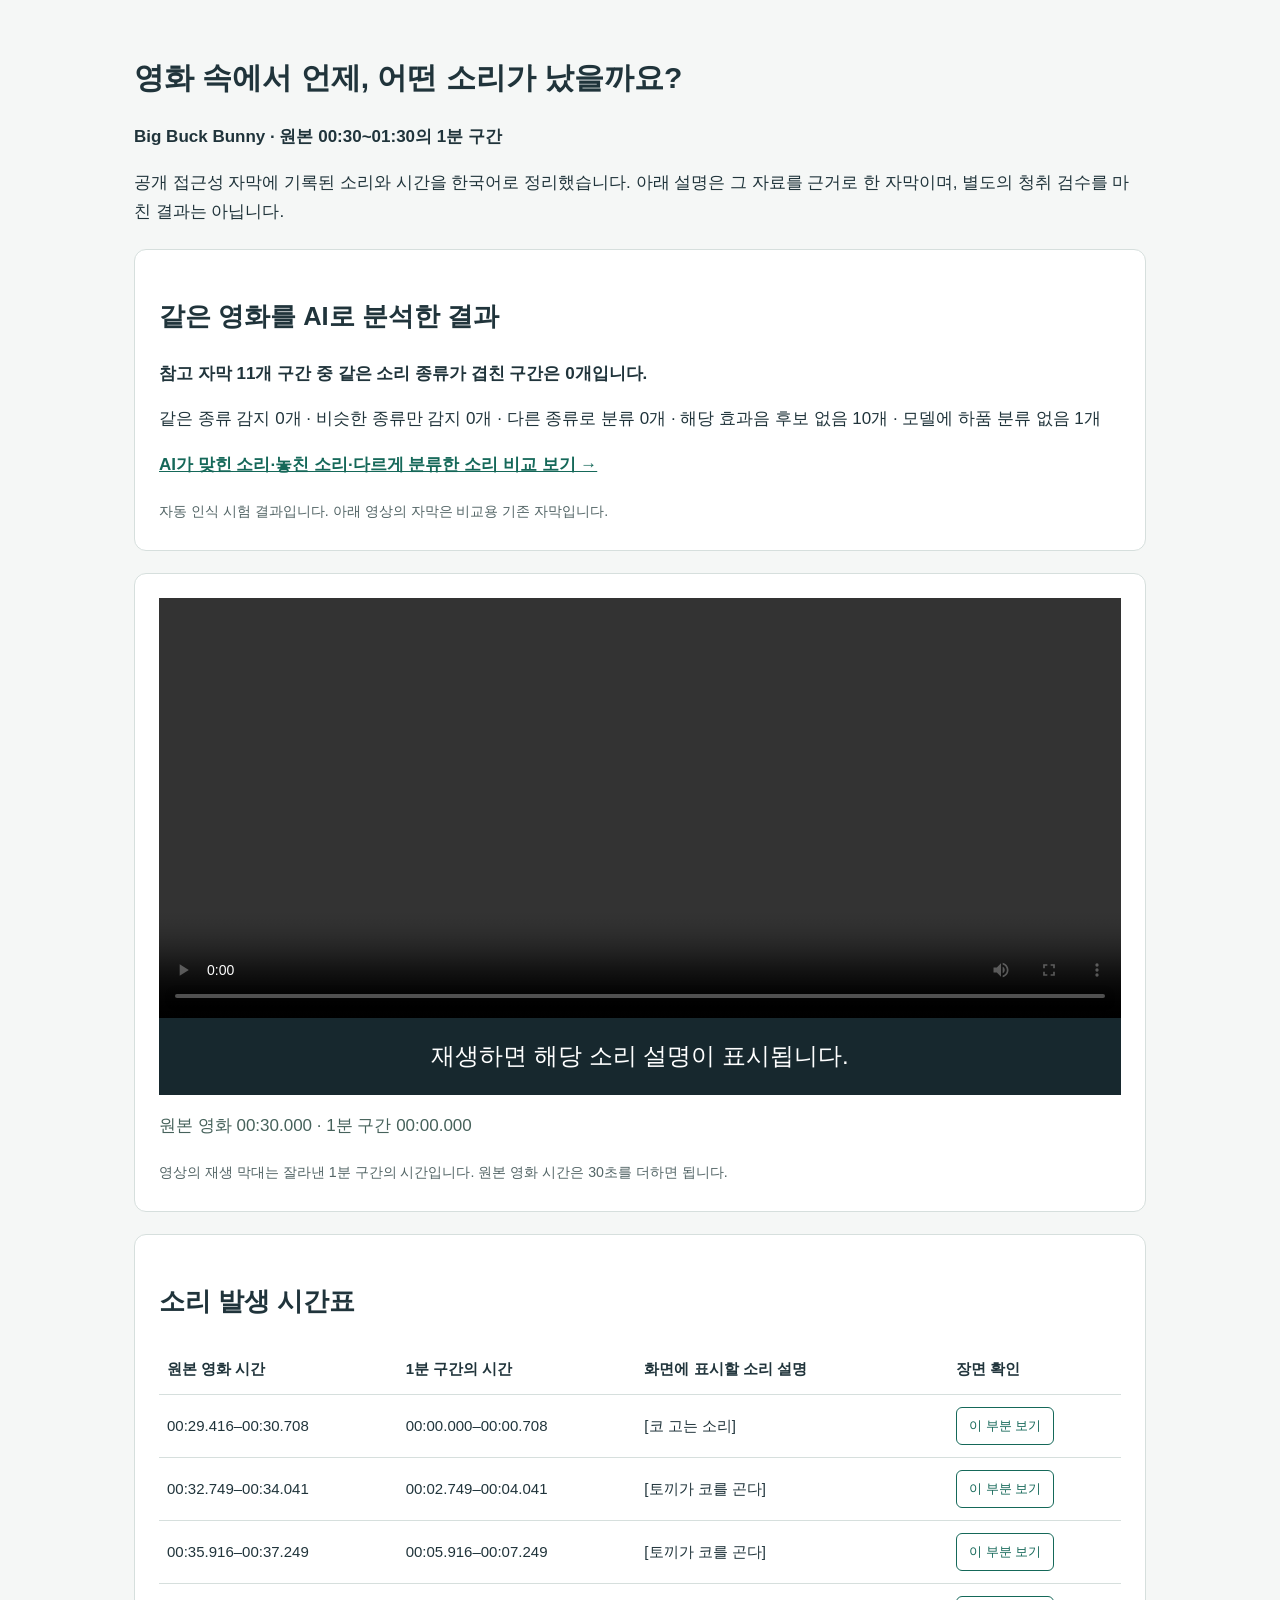
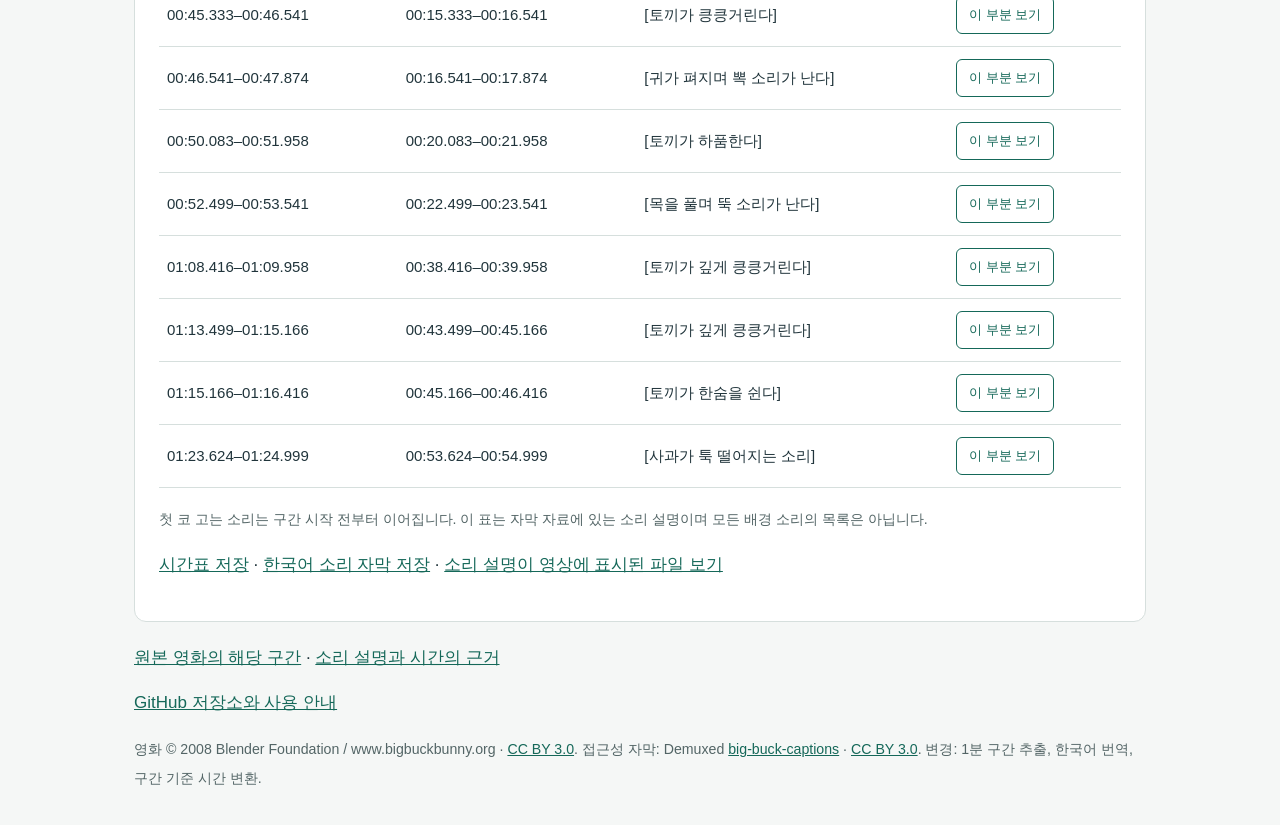
<file: index.html>
<!doctype html><html lang="ko"><meta charset="utf-8"><meta name="viewport" content="width=device-width,initial-scale=1"><title>영화 1분 — 소리와 발생 시간</title><link rel="stylesheet" href="styles.css"><main><h1>영화 속에서 언제, 어떤 소리가 났을까요?</h1><p><b>Big Buck Bunny · 원본 00:30~01:30의 1분 구간</b></p><p>공개 접근성 자막에 기록된 소리와 시간을 한국어로 정리했습니다. 아래 설명은 그 자료를 근거로 한 자막이며, 별도의 청취 검수를 마친 결과는 아닙니다.</p><section id="ai-evaluation-summary"><h2>같은 영화를 AI로 분석한 결과</h2><p><b>참고 자막 11개 구간 중 같은 소리 종류가 겹친 구간은 0개입니다.</b></p><p>같은 종류 감지 0개 · 비슷한 종류만 감지 0개 · 다른 종류로 분류 0개 · 해당 효과음 후보 없음 10개 · 모델에 하품 분류 없음 1개</p><p><a href="evaluation.html"><b>AI가 맞힌 소리·놓친 소리·다르게 분류한 소리 비교 보기 →</b></a></p><small>자동 인식 시험 결과입니다. 아래 영상의 자막은 비교용 기존 자막입니다.</small></section><section><video id="movie" playsinline aria-label="Big Buck Bunny의 원본 00:30부터 01:30 구간" controls preload="metadata" src="assets/movie-clip.mp4"><track kind="captions" src="data/captions-ko.vtt" srclang="ko" label="한국어 소리 설명"></video><div id="caption" class="subtitle">재생하면 해당 소리 설명이 표시됩니다.</div><p id="position">원본 영화 00:30.000 · 1분 구간 00:00.000</p><small>영상의 재생 막대는 잘라낸 1분 구간의 시간입니다. 원본 영화 시간은 30초를 더하면 됩니다.</small></section><section><h2>소리 발생 시간표</h2><div class="scroll"><table><thead><tr><th>원본 영화 시간</th><th>1분 구간의 시간</th><th>화면에 표시할 소리 설명</th><th>장면 확인</th></tr></thead><tbody><tr><td>00:29.416–00:30.708</td><td>00:00.000–00:00.708</td><td>[코 고는 소리]</td><td><button onclick="playAt(0)">이 부분 보기</button></td></tr><tr><td>00:32.749–00:34.041</td><td>00:02.749–00:04.041</td><td>[토끼가 코를 곤다]</td><td><button onclick="playAt(2.7490000000000023)">이 부분 보기</button></td></tr><tr><td>00:35.916–00:37.249</td><td>00:05.916–00:07.249</td><td>[토끼가 코를 곤다]</td><td><button onclick="playAt(5.915999999999997)">이 부분 보기</button></td></tr><tr><td>00:45.333–00:46.541</td><td>00:15.333–00:16.541</td><td>[토끼가 킁킁거린다]</td><td><button onclick="playAt(15.332999999999998)">이 부분 보기</button></td></tr><tr><td>00:46.541–00:47.874</td><td>00:16.541–00:17.874</td><td>[귀가 펴지며 뽁 소리가 난다]</td><td><button onclick="playAt(16.540999999999997)">이 부분 보기</button></td></tr><tr><td>00:50.083–00:51.958</td><td>00:20.083–00:21.958</td><td>[토끼가 하품한다]</td><td><button onclick="playAt(20.083)">이 부분 보기</button></td></tr><tr><td>00:52.499–00:53.541</td><td>00:22.499–00:23.541</td><td>[목을 풀며 뚝 소리가 난다]</td><td><button onclick="playAt(22.499000000000002)">이 부분 보기</button></td></tr><tr><td>01:08.416–01:09.958</td><td>00:38.416–00:39.958</td><td>[토끼가 깊게 킁킁거린다]</td><td><button onclick="playAt(38.416)">이 부분 보기</button></td></tr><tr><td>01:13.499–01:15.166</td><td>00:43.499–00:45.166</td><td>[토끼가 깊게 킁킁거린다]</td><td><button onclick="playAt(43.498999999999995)">이 부분 보기</button></td></tr><tr><td>01:15.166–01:16.416</td><td>00:45.166–00:46.416</td><td>[토끼가 한숨을 쉰다]</td><td><button onclick="playAt(45.166)">이 부분 보기</button></td></tr><tr><td>01:23.624–01:24.999</td><td>00:53.624–00:54.999</td><td>[사과가 툭 떨어지는 소리]</td><td><button onclick="playAt(53.623999999999995)">이 부분 보기</button></td></tr></tbody></table></div><p><small>첫 코 고는 소리는 구간 시작 전부터 이어집니다. 이 표는 자막 자료에 있는 소리 설명이며 모든 배경 소리의 목록은 아닙니다.</small></p><p><a href="data/sound-timeline.csv" download>시간표 저장</a> · <a href="data/captions-ko.srt" download>한국어 소리 자막 저장</a> · <a href="assets/movie-captioned.mp4">소리 설명이 영상에 표시된 파일 보기</a></p></section><p><a href="https://media.w3.org/2010/05/bunny/movie.mp4#t=30,90">원본 영화의 해당 구간</a> · <a href="https://github.com/demuxed/big-buck-captions/blob/main/big-buck-bunny.srt">소리 설명과 시간의 근거</a></p><p><a href="https://github.com/tweetyseoul1/sorimoi-movie-sound-captions">GitHub 저장소와 사용 안내</a></p><small>영화 © 2008 Blender Foundation / www.bigbuckbunny.org · <a href="https://creativecommons.org/licenses/by/3.0/">CC BY 3.0</a>. 접근성 자막: Demuxed <a href="https://github.com/demuxed/big-buck-captions">big-buck-captions</a> · <a href="https://creativecommons.org/licenses/by/3.0/">CC BY 3.0</a>. 변경: 1분 구간 추출, 한국어 번역, 구간 기준 시간 변환.</small></main><script src="app.js"></script></html>
</file>
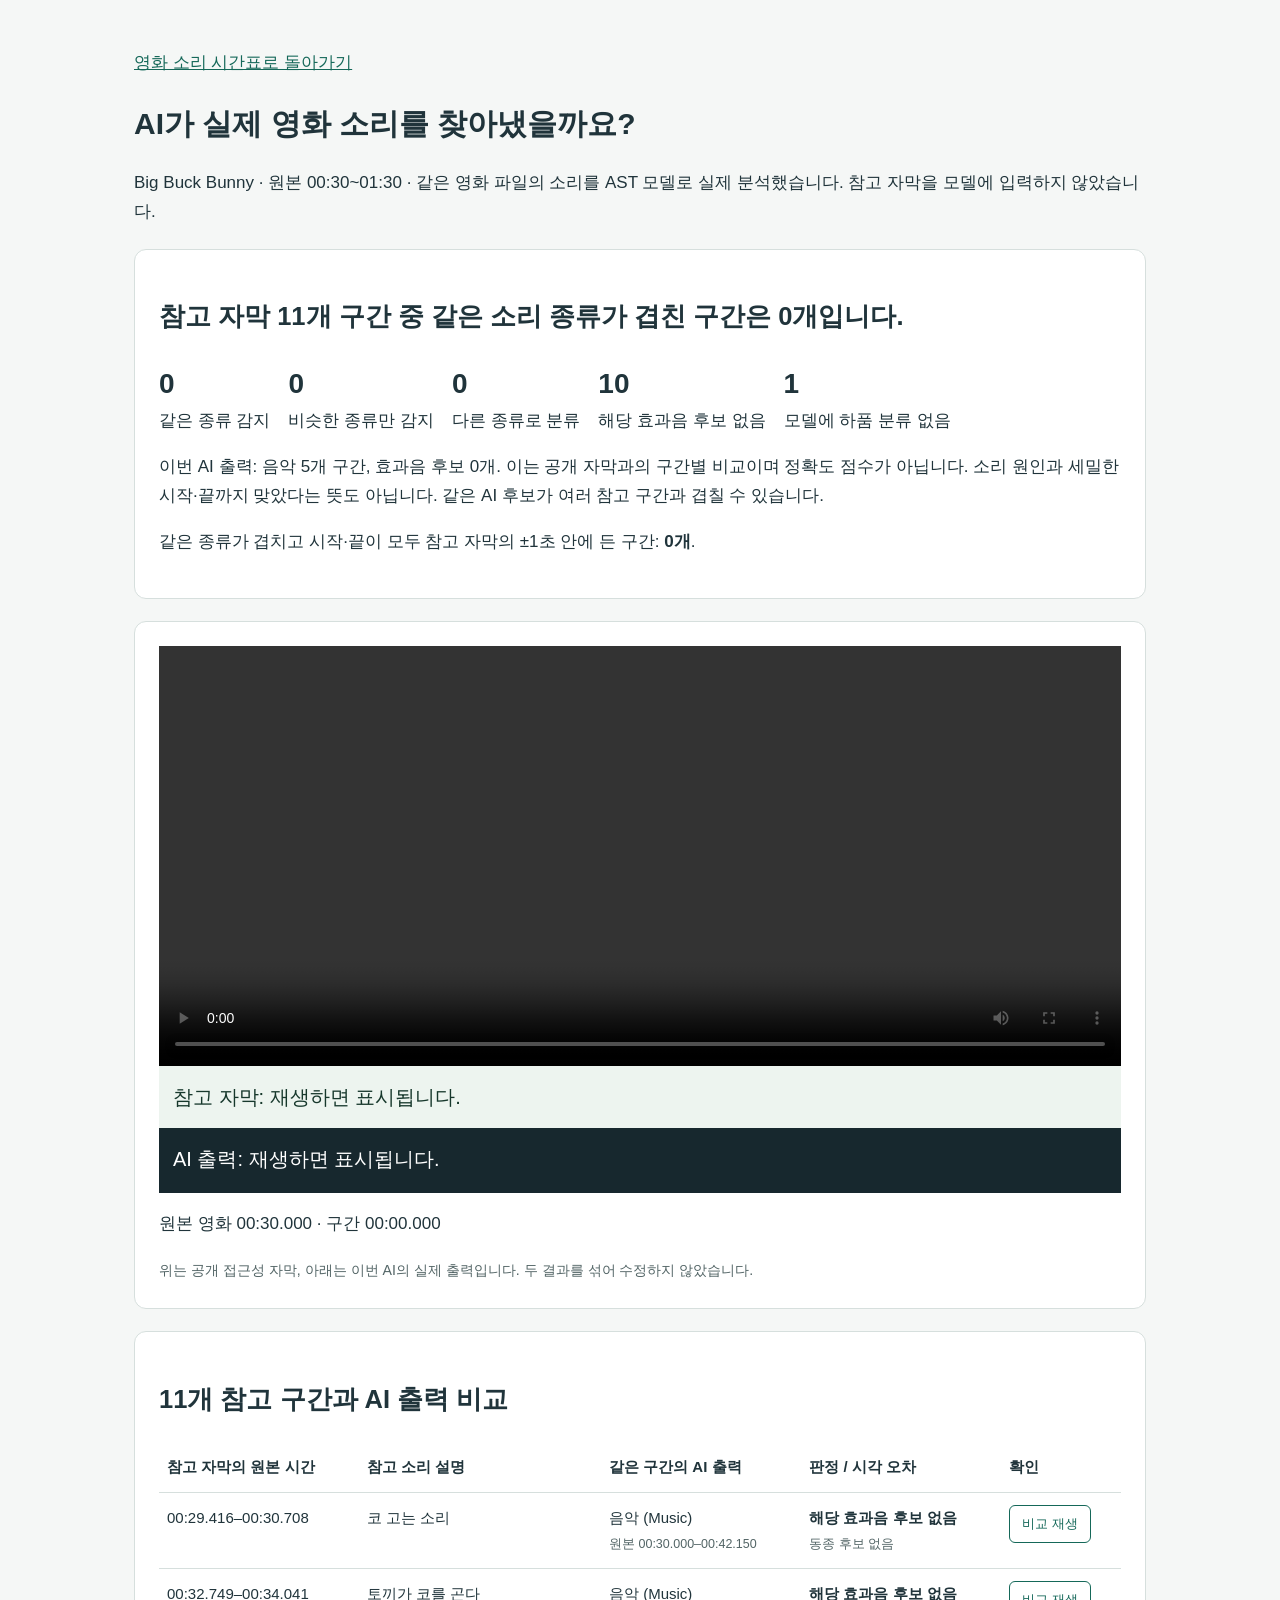
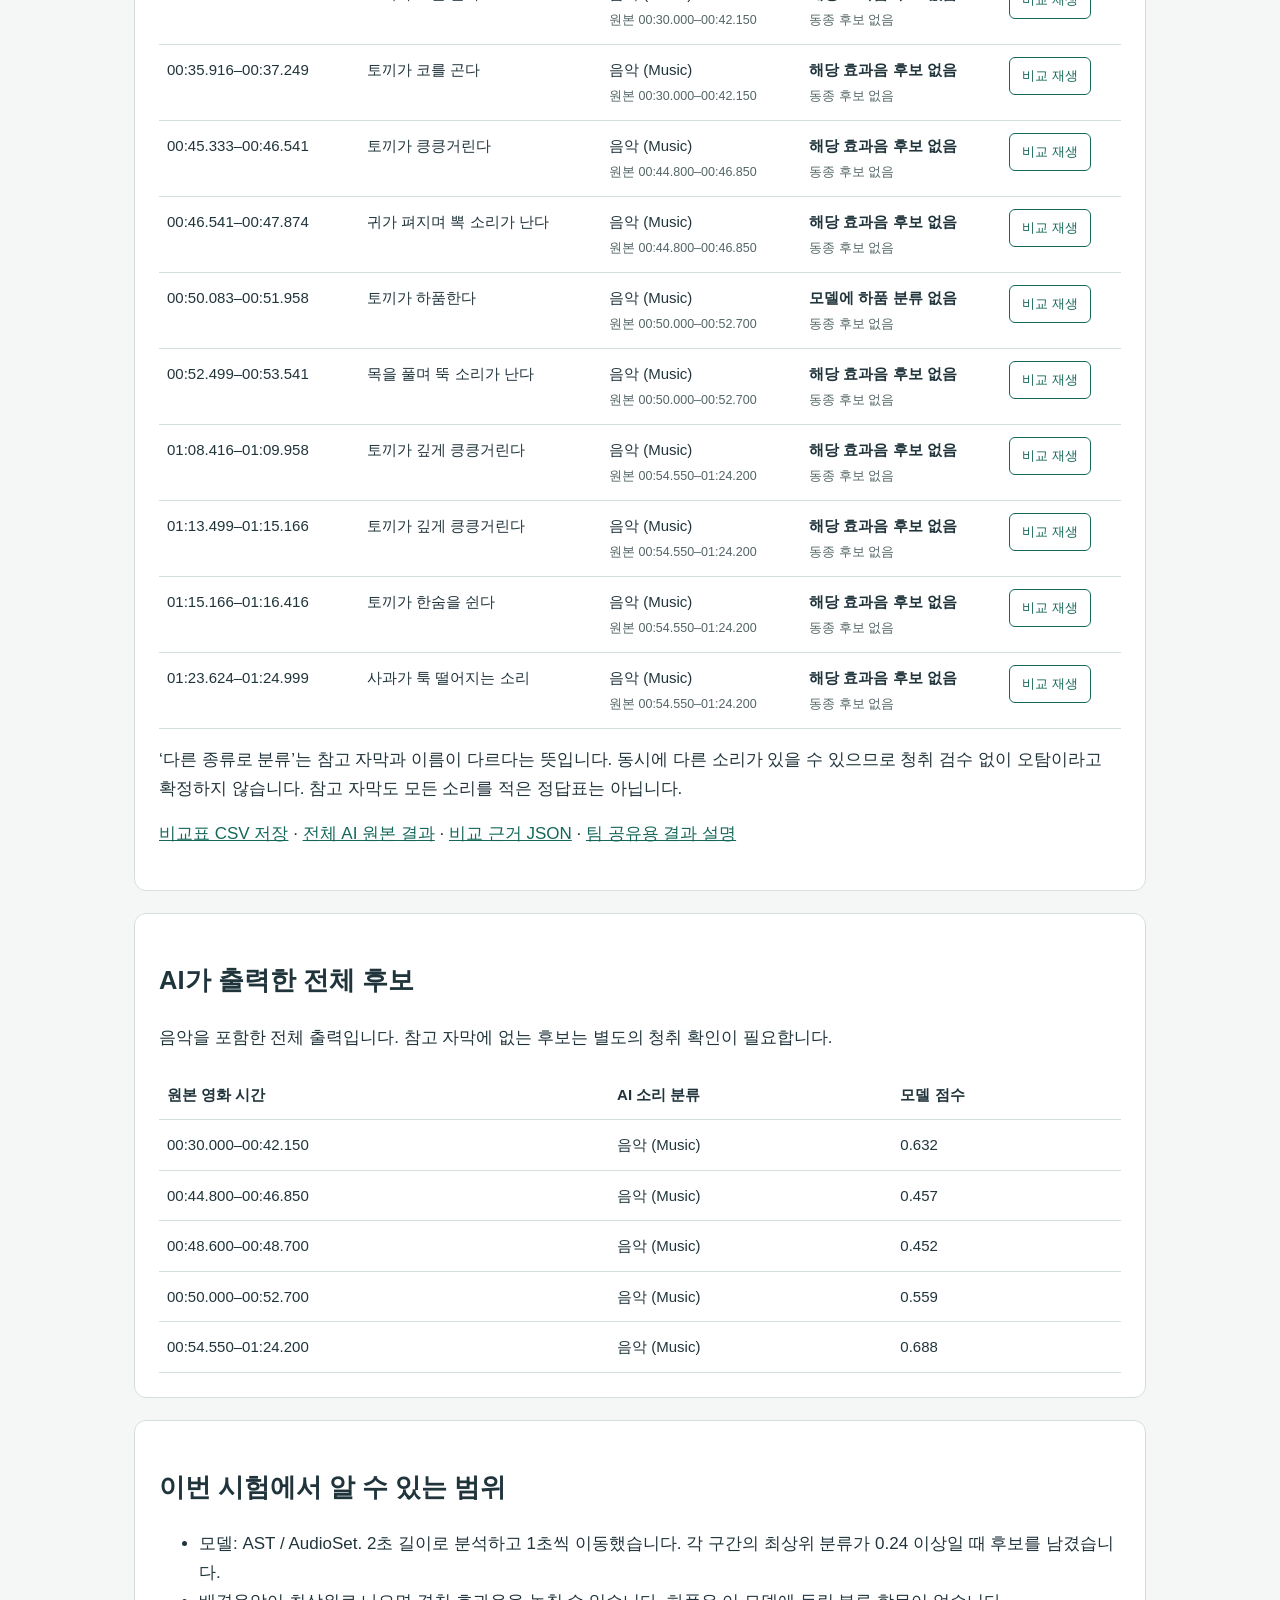
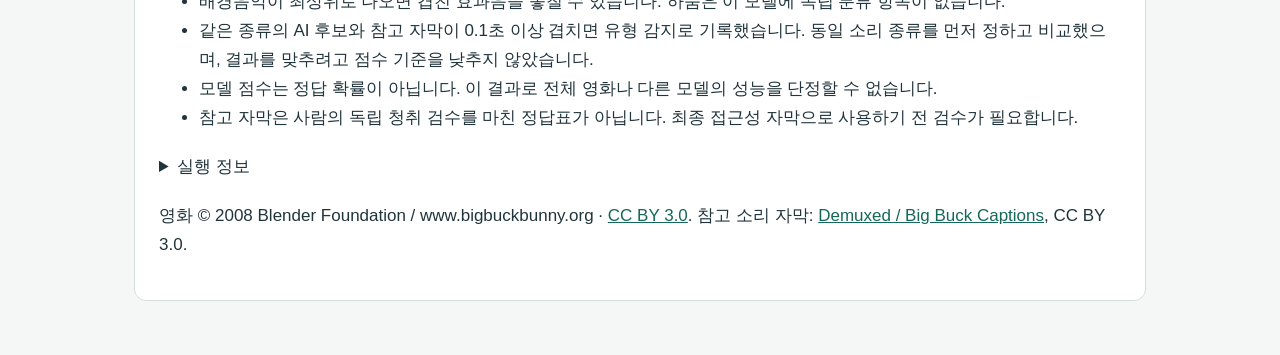
<file: evaluation.html>
<!doctype html><html lang="ko"><meta charset="utf-8"><meta name="viewport" content="width=device-width,initial-scale=1"><title>실제 AI 효과음 인식 비교 결과</title><link rel="stylesheet" href="styles.css"><style>.stats{display:flex;gap:18px;flex-wrap:wrap}.stats p{margin:0}.stats strong{font-size:28px;display:block}.ref{background:#edf4ef;color:#17382c;font-size:20px;padding:14px}.ai{background:#17282e;color:white;font-size:20px;padding:14px;min-height:65px}td{vertical-align:top}.scroll table{min-width:850px}details{margin:20px 0}summary{cursor:pointer}</style><main><p><a href="index.html">영화 소리 시간표로 돌아가기</a></p><h1>AI가 실제 영화 소리를 찾아냈을까요?</h1><p>Big Buck Bunny · 원본 00:30~01:30 · 같은 영화 파일의 소리를 AST 모델로 실제 분석했습니다. 참고 자막을 모델에 입력하지 않았습니다.</p><section><h2>참고 자막 11개 구간 중 같은 소리 종류가 겹친 구간은 0개입니다.</h2><div class="stats"><p><strong>0</strong>같은 종류 감지</p><p><strong>0</strong>비슷한 종류만 감지</p><p><strong>0</strong>다른 종류로 분류</p><p><strong>10</strong>해당 효과음 후보 없음</p><p><strong>1</strong>모델에 하품 분류 없음</p></div><p>이번 AI 출력: 음악 5개 구간, 효과음 후보 0개. 이는 공개 자막과의 구간별 비교이며 정확도 점수가 아닙니다. 소리 원인과 세밀한 시작·끝까지 맞았다는 뜻도 아닙니다. 같은 AI 후보가 여러 참고 구간과 겹칠 수 있습니다.</p><p>같은 종류가 겹치고 시작·끝이 모두 참고 자막의 ±1초 안에 든 구간: <b>0개</b>.</p></section><section><video id="comparisonVideo" controls playsinline preload="metadata" src="assets/movie-clip.mp4"></video><div class="ref" id="referenceCaption">참고 자막: 재생하면 표시됩니다.</div><div class="ai" id="aiCaption">AI 출력: 재생하면 표시됩니다.</div><p id="comparisonPosition">원본 영화 00:30.000 · 구간 00:00.000</p><small>위는 공개 접근성 자막, 아래는 이번 AI의 실제 출력입니다. 두 결과를 섞어 수정하지 않았습니다.</small></section><section><h2>11개 참고 구간과 AI 출력 비교</h2><div class="scroll"><table><thead><tr><th>참고 자막의 원본 시간</th><th>참고 소리 설명</th><th>같은 구간의 AI 출력</th><th>판정 / 시각 오차</th><th>확인</th></tr></thead><tbody id="comparisonRows"><tr><td>00:29.416–00:30.708</td><td>코 고는 소리</td><td>음악 (Music)<br><small>원본 00:30.000–00:42.150</small></td><td><b>해당 효과음 후보 없음</b><br><small>동종 후보 없음</small></td><td><button onclick="seek(0)">비교 재생</button></td></tr><tr><td>00:32.749–00:34.041</td><td>토끼가 코를 곤다</td><td>음악 (Music)<br><small>원본 00:30.000–00:42.150</small></td><td><b>해당 효과음 후보 없음</b><br><small>동종 후보 없음</small></td><td><button onclick="seek(2.749)">비교 재생</button></td></tr><tr><td>00:35.916–00:37.249</td><td>토끼가 코를 곤다</td><td>음악 (Music)<br><small>원본 00:30.000–00:42.150</small></td><td><b>해당 효과음 후보 없음</b><br><small>동종 후보 없음</small></td><td><button onclick="seek(5.916)">비교 재생</button></td></tr><tr><td>00:45.333–00:46.541</td><td>토끼가 킁킁거린다</td><td>음악 (Music)<br><small>원본 00:44.800–00:46.850</small></td><td><b>해당 효과음 후보 없음</b><br><small>동종 후보 없음</small></td><td><button onclick="seek(15.333)">비교 재생</button></td></tr><tr><td>00:46.541–00:47.874</td><td>귀가 펴지며 뽁 소리가 난다</td><td>음악 (Music)<br><small>원본 00:44.800–00:46.850</small></td><td><b>해당 효과음 후보 없음</b><br><small>동종 후보 없음</small></td><td><button onclick="seek(16.541)">비교 재생</button></td></tr><tr><td>00:50.083–00:51.958</td><td>토끼가 하품한다</td><td>음악 (Music)<br><small>원본 00:50.000–00:52.700</small></td><td><b>모델에 하품 분류 없음</b><br><small>동종 후보 없음</small></td><td><button onclick="seek(20.083)">비교 재생</button></td></tr><tr><td>00:52.499–00:53.541</td><td>목을 풀며 뚝 소리가 난다</td><td>음악 (Music)<br><small>원본 00:50.000–00:52.700</small></td><td><b>해당 효과음 후보 없음</b><br><small>동종 후보 없음</small></td><td><button onclick="seek(22.499)">비교 재생</button></td></tr><tr><td>01:08.416–01:09.958</td><td>토끼가 깊게 킁킁거린다</td><td>음악 (Music)<br><small>원본 00:54.550–01:24.200</small></td><td><b>해당 효과음 후보 없음</b><br><small>동종 후보 없음</small></td><td><button onclick="seek(38.416)">비교 재생</button></td></tr><tr><td>01:13.499–01:15.166</td><td>토끼가 깊게 킁킁거린다</td><td>음악 (Music)<br><small>원본 00:54.550–01:24.200</small></td><td><b>해당 효과음 후보 없음</b><br><small>동종 후보 없음</small></td><td><button onclick="seek(43.499)">비교 재생</button></td></tr><tr><td>01:15.166–01:16.416</td><td>토끼가 한숨을 쉰다</td><td>음악 (Music)<br><small>원본 00:54.550–01:24.200</small></td><td><b>해당 효과음 후보 없음</b><br><small>동종 후보 없음</small></td><td><button onclick="seek(45.166)">비교 재생</button></td></tr><tr><td>01:23.624–01:24.999</td><td>사과가 툭 떨어지는 소리</td><td>음악 (Music)<br><small>원본 00:54.550–01:24.200</small></td><td><b>해당 효과음 후보 없음</b><br><small>동종 후보 없음</small></td><td><button onclick="seek(53.624)">비교 재생</button></td></tr></tbody></table></div><p>‘다른 종류로 분류’는 참고 자막과 이름이 다르다는 뜻입니다. 동시에 다른 소리가 있을 수 있으므로 청취 검수 없이 오탐이라고 확정하지 않습니다. 참고 자막도 모든 소리를 적은 정답표는 아닙니다.</p><p><a href="data/ai-comparison.csv" download>비교표 CSV 저장</a> · <a href="data/ai-raw-result.json">전체 AI 원본 결과</a> · <a href="data/ai-comparison.json">비교 근거 JSON</a> · <a href="docs/ai-evaluation.md">팀 공유용 결과 설명</a></p></section><section><h2>AI가 출력한 전체 후보</h2><p>음악을 포함한 전체 출력입니다. 참고 자막에 없는 후보는 별도의 청취 확인이 필요합니다.</p><div class="scroll"><table><thead><tr><th>원본 영화 시간</th><th>AI 소리 분류</th><th>모델 점수</th></tr></thead><tbody><tr><td>00:30.000–00:42.150</td><td>음악 (Music)</td><td>0.632</td></tr><tr><td>00:44.800–00:46.850</td><td>음악 (Music)</td><td>0.457</td></tr><tr><td>00:48.600–00:48.700</td><td>음악 (Music)</td><td>0.452</td></tr><tr><td>00:50.000–00:52.700</td><td>음악 (Music)</td><td>0.559</td></tr><tr><td>00:54.550–01:24.200</td><td>음악 (Music)</td><td>0.688</td></tr></tbody></table></div></section><section><h2>이번 시험에서 알 수 있는 범위</h2><ul><li>모델: AST / AudioSet. 2초 길이로 분석하고 1초씩 이동했습니다. 각 구간의 최상위 분류가 0.24 이상일 때 후보를 남겼습니다.</li><li>배경음악이 최상위로 나오면 겹친 효과음을 놓칠 수 있습니다. 하품은 이 모델에 독립 분류 항목이 없습니다.</li><li>같은 종류의 AI 후보와 참고 자막이 0.1초 이상 겹치면 유형 감지로 기록했습니다. 동일 소리 종류를 먼저 정하고 비교했으며, 결과를 맞추려고 점수 기준을 낮추지 않았습니다.</li><li>모델 점수는 정답 확률이 아닙니다. 이 결과로 전체 영화나 다른 모델의 성능을 단정할 수 없습니다.</li><li>참고 자막은 사람의 독립 청취 검수를 마친 정답표가 아닙니다. 최종 접근성 자막으로 사용하기 전 검수가 필요합니다.</li></ul><details><summary>실행 정보</summary><pre>{
  &quot;model&quot;: &quot;MIT/ast-finetuned-audioset-10-10-0.4593&quot;,
  &quot;duration&quot;: 60.011,
  &quot;elapsed_seconds&quot;: 115.15,
  &quot;input_sha256&quot;: &quot;5082e9e26e2e86ea29628b43e1fa6a264245c6e9642bf19d8650893445495075&quot;
}</pre></details><p>영화 © 2008 Blender Foundation / www.bigbuckbunny.org · <a href="https://peach.blender.org/about/">CC BY 3.0</a>. 참고 소리 자막: <a href="https://github.com/demuxed/big-buck-captions">Demuxed / Big Buck Captions</a>, CC BY 3.0.</p></section></main><script>const reference=[{"source_start": 29.416, "source_end": 30.708, "start": 0, "end": 0.708, "text": "코 고는 소리"}, {"source_start": 32.749, "source_end": 34.041, "start": 2.749, "end": 4.041, "text": "토끼가 코를 곤다"}, {"source_start": 35.916, "source_end": 37.249, "start": 5.916, "end": 7.249, "text": "토끼가 코를 곤다"}, {"source_start": 45.333, "source_end": 46.541, "start": 15.333, "end": 16.541, "text": "토끼가 킁킁거린다"}, {"source_start": 46.541, "source_end": 47.874, "start": 16.541, "end": 17.874, "text": "귀가 펴지며 뽁 소리가 난다"}, {"source_start": 50.083, "source_end": 51.958, "start": 20.083, "end": 21.958, "text": "토끼가 하품한다"}, {"source_start": 52.499, "source_end": 53.541, "start": 22.499, "end": 23.541, "text": "목을 풀며 뚝 소리가 난다"}, {"source_start": 68.416, "source_end": 69.958, "start": 38.416, "end": 39.958, "text": "토끼가 깊게 킁킁거린다"}, {"source_start": 73.499, "source_end": 75.166, "start": 43.499, "end": 45.166, "text": "토끼가 깊게 킁킁거린다"}, {"source_start": 75.166, "source_end": 76.416, "start": 45.166, "end": 46.416, "text": "토끼가 한숨을 쉰다"}, {"source_start": 83.624, "source_end": 84.999, "start": 53.624, "end": 54.999, "text": "사과가 툭 떨어지는 소리"}],ai=[{"start": 0.0, "end": 12.15, "label": "Music", "text": "음악", "score": 0.63196, "review_status": "미검수", "text_ko": "음악 (Music)"}, {"start": 14.8, "end": 16.85, "label": "Music", "text": "음악", "score": 0.45731, "review_status": "미검수", "text_ko": "음악 (Music)"}, {"start": 18.6, "end": 18.7, "label": "Music", "text": "음악", "score": 0.45175, "review_status": "미검수", "text_ko": "음악 (Music)"}, {"start": 20.0, "end": 22.7, "label": "Music", "text": "음악", "score": 0.55874, "review_status": "미검수", "text_ko": "음악 (Music)"}, {"start": 24.55, "end": 54.2, "label": "Music", "text": "음악", "score": 0.68797, "review_status": "미검수", "text_ko": "음악 (Music)"}];const player=document.querySelector('#comparisonVideo');function clock(t){const n=Math.round(t*1000);return String(Math.floor(n/60000)).padStart(2,'0')+':'+String(Math.floor(n%60000/1000)).padStart(2,'0')+'.'+String(n%1000).padStart(3,'0')}function update(){const t=player.currentTime;document.querySelector('#referenceCaption').textContent='참고 자막: '+(reference.filter(e=>t>=e.start&&t<e.end).map(e=>'['+e.text+']').join(' · ')||'표시 없음');document.querySelector('#aiCaption').textContent='AI 출력: '+(ai.filter(e=>t>=e.start&&t<e.end).map(e=>'['+e.text_ko+']').join(' · ')||'후보 없음');document.querySelector('#comparisonPosition').textContent='원본 영화 '+clock(t+30)+' · 구간 '+clock(t)}function seek(t){player.currentTime=t;player.play().catch(()=>{});player.scrollIntoView({behavior:'smooth',block:'center'});update()}player.addEventListener('timeupdate',update);</script></html>
</file>
<file: styles.css>
*{box-sizing:border-box}body{margin:0;background:#f5f7f6;color:#20343b;font:17px/1.7 'Malgun Gothic',sans-serif}main{max-width:1060px;margin:auto;padding:32px 24px}h1{font-size:30px}video{display:block;width:100%;max-height:420px;background:#000}section{background:white;padding:24px;border:1px solid #d6dfdd;border-radius:12px;margin:22px 0}.subtitle{background:#17282e;color:white;padding:18px;text-align:center;font-size:24px;min-height:75px}#position{font-variant-numeric:tabular-nums;color:#46625b}table{width:100%;border-collapse:collapse;font-size:15px}th,td{padding:12px 8px;text-align:left;border-bottom:1px solid #d6dfdd}th{white-space:nowrap}button{padding:9px 12px;color:#156859;background:white;border:1px solid #156859;border-radius:6px;cursor:pointer;white-space:nowrap}.scroll{overflow:auto}small{color:#536566}a{color:#156859}tr.current{background:#e8f4ed}pre{overflow:auto;max-width:100%}@media(max-width:600px){main{padding:16px}h1{font-size:25px}section{padding:14px}.subtitle{font-size:20px}td,th{min-width:150px}}
</file>
